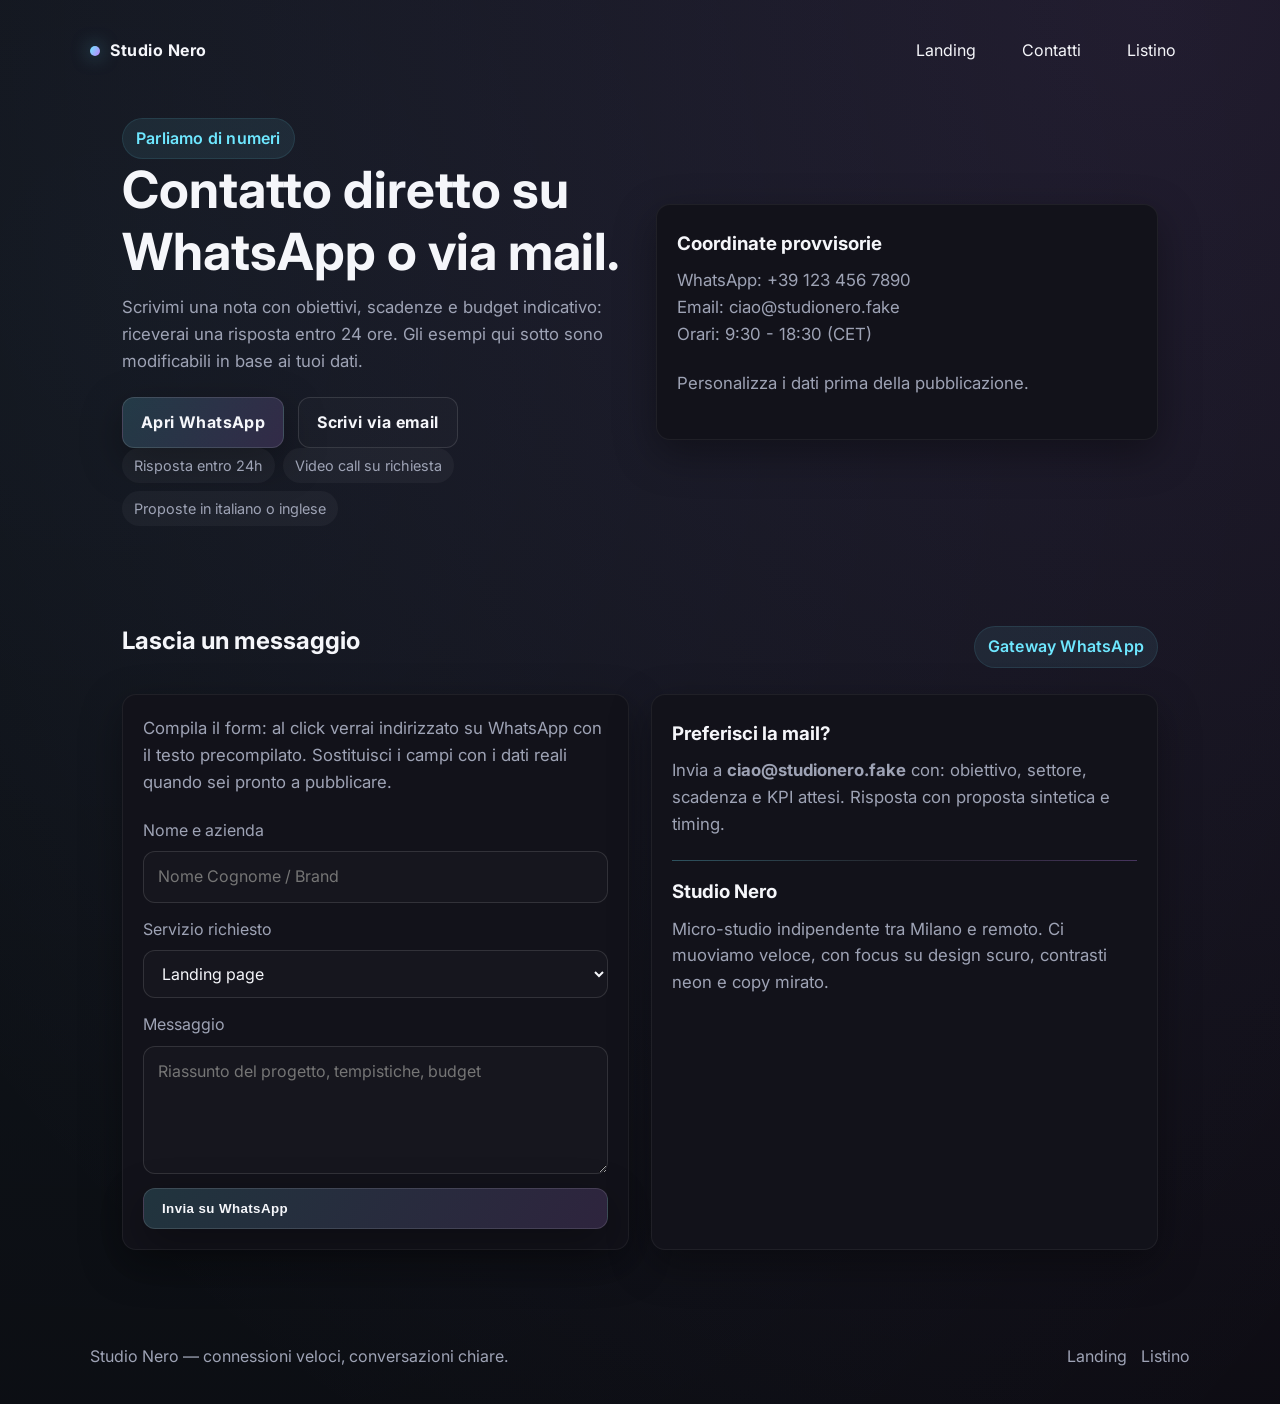
<file: contatti.html>
<!DOCTYPE html>
<html lang="it">
<head>
  <meta charset="UTF-8" />
  <meta name="viewport" content="width=device-width, initial-scale=1.0" />
  <title>Contatti — Studio Nero</title>
  <link rel="preconnect" href="https://fonts.googleapis.com">
  <link rel="preconnect" href="https://fonts.gstatic.com" crossorigin>
  <link href="https://fonts.googleapis.com/css2?family=Inter:wght@400;600;700;800&display=swap" rel="stylesheet">
  <link rel="stylesheet" href="style.css" />
</head>
<body>
  <header>
    <nav>
      <a class="brand" href="index.html" aria-label="Torna alla landing">
        <span class="dot" aria-hidden="true"></span>
        Studio Nero
      </a>
      <ul>
        <li><a href="index.html">Landing</a></li>
        <li><a href="contatti.html" aria-current="page">Contatti</a></li>
        <li><a href="prezzi.html">Listino</a></li>
      </ul>
    </nav>
  </header>

  <main>
    <section class="hero">
      <div class="hero-content">
        <div>
          <span class="badge">Parliamo di numeri</span>
          <h1>Contatto diretto su WhatsApp o via mail.</h1>
          <p class="lead">Scrivimi una nota con obiettivi, scadenze e budget indicativo: riceverai una risposta entro 24 ore. Gli esempi qui sotto sono modificabili in base ai tuoi dati.</p>
          <div class="cta-row">
            <a class="button" href="https://wa.me/391234567890?text=Ciao%20vorrei%20parlare%20del%20nuovo%20progetto">Apri WhatsApp</a>
            <a class="button secondary" href="mailto:ciao@studionero.fake">Scrivi via email</a>
          </div>
          <div class="chips">
            <span class="chip">Risposta entro 24h</span>
            <span class="chip">Video call su richiesta</span>
            <span class="chip">Proposte in italiano o inglese</span>
          </div>
        </div>
        <div class="card">
          <h3>Coordinate provvisorie</h3>
          <p class="lead">WhatsApp: +39 123 456 7890<br/>Email: ciao@studionero.fake<br/>Orari: 9:30 - 18:30 (CET)</p>
          <p class="lead">Personalizza i dati prima della pubblicazione.</p>
        </div>
      </div>
    </section>

    <section class="section" aria-labelledby="form-title">
      <div class="section-title">
        <h2 id="form-title">Lascia un messaggio</h2>
        <span class="badge">Gateway WhatsApp</span>
      </div>
      <div class="card-grid">
        <article class="card">
          <p class="lead">Compila il form: al click verrai indirizzato su WhatsApp con il testo precompilato. Sostituisci i campi con i dati reali quando sei pronto a pubblicare.</p>
          <form id="whatsapp-form" action="https://wa.me/391234567890" method="get">
            <label>
              Nome e azienda
              <input type="text" name="nome" placeholder="Nome Cognome / Brand" required />
            </label>
            <label>
              Servizio richiesto
              <select name="servizio">
                <option>Landing page</option>
                <option>Copywriting</option>
                <option>Branding completo</option>
                <option>Altra richiesta</option>
              </select>
            </label>
            <label>
              Messaggio
              <textarea name="text" rows="4" placeholder="Riassunto del progetto, tempistiche, budget" required></textarea>
            </label>
            <button class="button" type="submit">Invia su WhatsApp</button>
          </form>
        </article>
        <article class="card">
          <h3>Preferisci la mail?</h3>
          <p class="lead">Invia a <strong>ciao@studionero.fake</strong> con: obiettivo, settore, scadenza e KPI attesi. Risposta con proposta sintetica e timing.</p>
          <div class="divider" aria-hidden="true"></div>
          <h3>Studio Nero</h3>
          <p class="lead">Micro-studio indipendente tra Milano e remoto. Ci muoviamo veloce, con focus su design scuro, contrasti neon e copy mirato.</p>
        </article>
      </div>
    </section>
  </main>

  <footer>
    <div class="footer-content">
      <div>Studio Nero — connessioni veloci, conversazioni chiare.</div>
      <div class="footer-nav">
        <a href="index.html">Landing</a>
        <a href="prezzi.html">Listino</a>
      </div>
    </div>
  </footer>

  <script>
    const form = document.getElementById('whatsapp-form');
    form.addEventListener('submit', (event) => {
      event.preventDefault();
      const formData = new FormData(form);
      const nome = formData.get('nome');
      const servizio = formData.get('servizio');
      const messaggio = formData.get('text');
      const testo = encodeURIComponent(`${nome} — ${servizio}\n${messaggio}`);
      const url = `${form.action}?text=${testo}`;
      window.location.href = url;
    });
  </script>
</body>
</html>
</file>
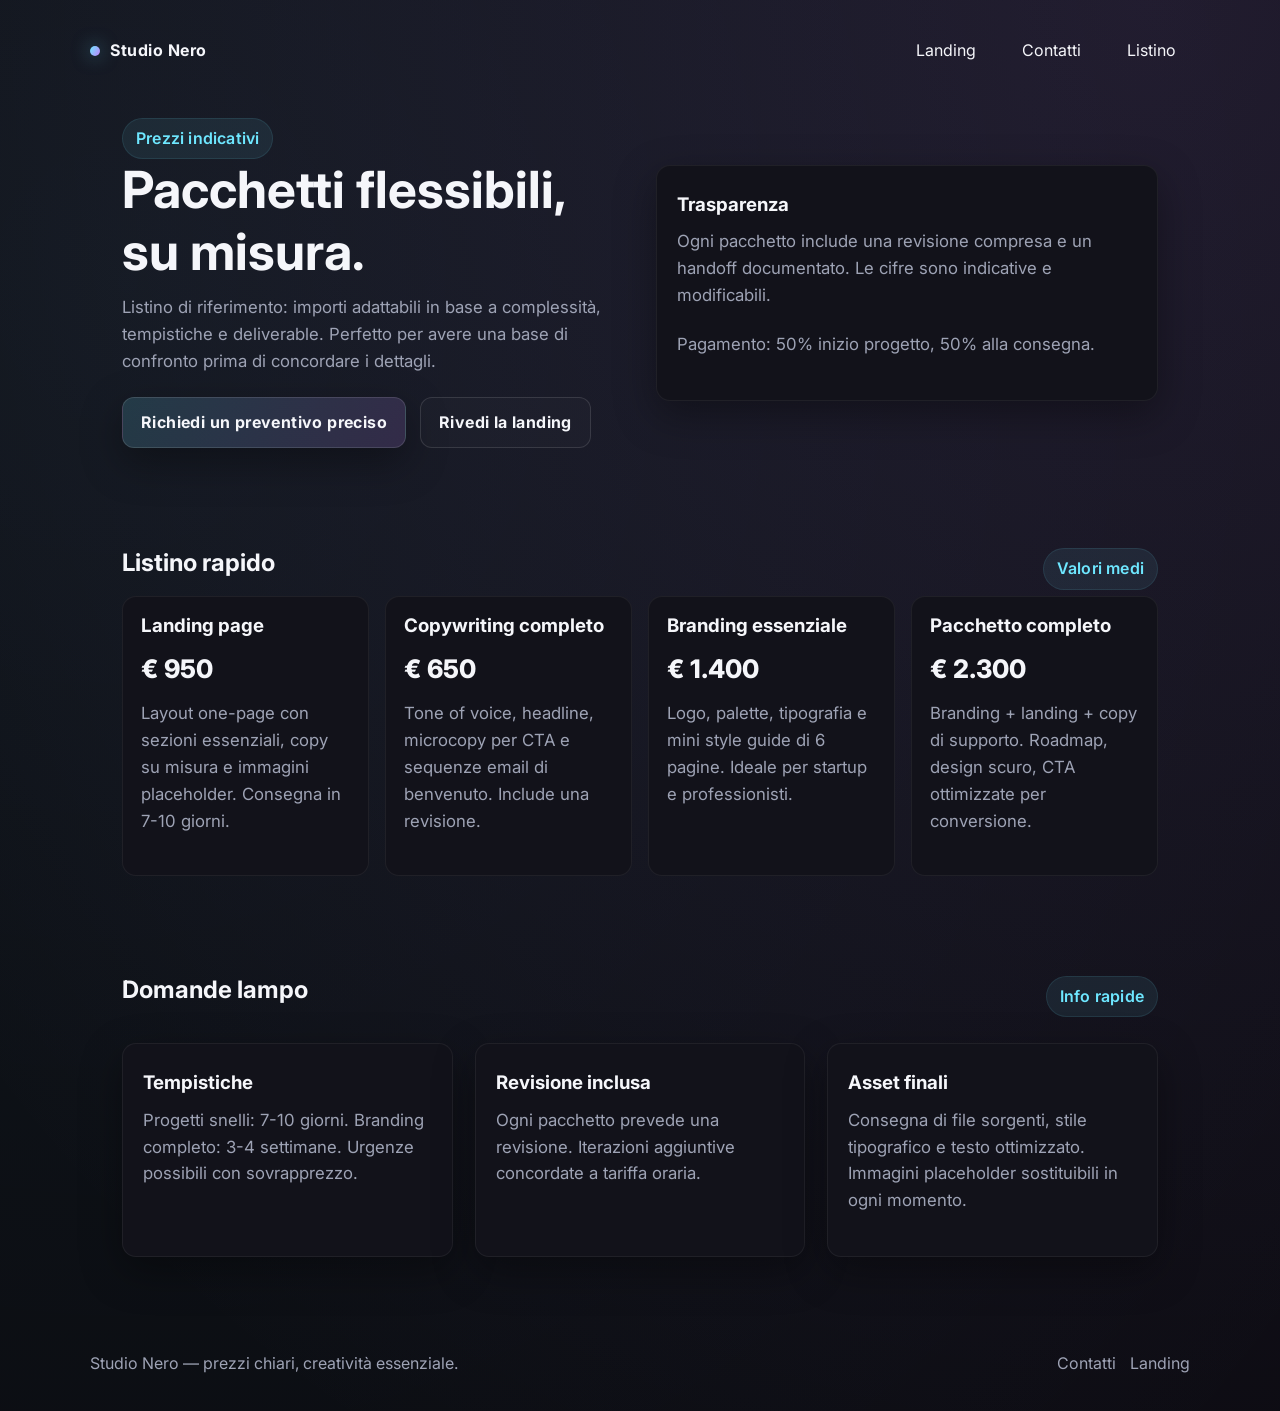
<file: prezzi.html>
<!DOCTYPE html>
<html lang="it">
<head>
  <meta charset="UTF-8" />
  <meta name="viewport" content="width=device-width, initial-scale=1.0" />
  <title>Listino — Studio Nero</title>
  <link rel="preconnect" href="https://fonts.googleapis.com">
  <link rel="preconnect" href="https://fonts.gstatic.com" crossorigin>
  <link href="https://fonts.googleapis.com/css2?family=Inter:wght@400;600;700;800&display=swap" rel="stylesheet">
  <link rel="stylesheet" href="style.css" />
</head>
<body>
  <header>
    <nav>
      <a class="brand" href="index.html" aria-label="Torna alla landing">
        <span class="dot" aria-hidden="true"></span>
        Studio Nero
      </a>
      <ul>
        <li><a href="index.html">Landing</a></li>
        <li><a href="contatti.html">Contatti</a></li>
        <li><a href="prezzi.html" aria-current="page">Listino</a></li>
      </ul>
    </nav>
  </header>

  <main>
    <section class="hero">
      <div class="hero-content">
        <div>
          <span class="badge">Prezzi indicativi</span>
          <h1>Pacchetti flessibili, su misura.</h1>
          <p class="lead">Listino di riferimento: importi adattabili in base a complessità, tempistiche e deliverable. Perfetto per avere una base di confronto prima di concordare i dettagli.</p>
          <div class="cta-row">
            <a class="button" href="contatti.html">Richiedi un preventivo preciso</a>
            <a class="button secondary" href="index.html">Rivedi la landing</a>
          </div>
        </div>
        <div class="card">
          <h3>Trasparenza</h3>
          <p class="lead">Ogni pacchetto include una revisione compresa e un handoff documentato. Le cifre sono indicative e modificabili.</p>
          <p class="lead">Pagamento: 50% inizio progetto, 50% alla consegna.</p>
        </div>
      </div>
    </section>

    <section class="section" aria-labelledby="pricing">
      <div class="section-title">
        <h2 id="pricing">Listino rapido</h2>
        <span class="badge">Valori medi</span>
      </div>
      <div class="listing">
        <article class="listing-item">
          <h3>Landing page</h3>
          <div class="price">
            <span>€</span><span>950</span>
          </div>
          <p class="lead">Layout one-page con sezioni essenziali, copy su misura e immagini placeholder. Consegna in 7-10 giorni.</p>
        </article>
        <article class="listing-item">
          <h3>Copywriting completo</h3>
          <div class="price">
            <span>€</span><span>650</span>
          </div>
          <p class="lead">Tone of voice, headline, microcopy per CTA e sequenze email di benvenuto. Include una revisione.</p>
        </article>
        <article class="listing-item">
          <h3>Branding essenziale</h3>
          <div class="price">
            <span>€</span><span>1.400</span>
          </div>
          <p class="lead">Logo, palette, tipografia e mini style guide di 6 pagine. Ideale per startup e professionisti.</p>
        </article>
        <article class="listing-item">
          <h3>Pacchetto completo</h3>
          <div class="price">
            <span>€</span><span>2.300</span>
          </div>
          <p class="lead">Branding + landing + copy di supporto. Roadmap, design scuro, CTA ottimizzate per conversione.</p>
        </article>
      </div>
    </section>

    <section class="section" aria-labelledby="faq">
      <div class="section-title">
        <h2 id="faq">Domande lampo</h2>
        <span class="badge">Info rapide</span>
      </div>
      <div class="card-grid">
        <article class="card">
          <h3>Tempistiche</h3>
          <p class="lead">Progetti snelli: 7-10 giorni. Branding completo: 3-4 settimane. Urgenze possibili con sovrapprezzo.</p>
        </article>
        <article class="card">
          <h3>Revisione inclusa</h3>
          <p class="lead">Ogni pacchetto prevede una revisione. Iterazioni aggiuntive concordate a tariffa oraria.</p>
        </article>
        <article class="card">
          <h3>Asset finali</h3>
          <p class="lead">Consegna di file sorgenti, stile tipografico e testo ottimizzato. Immagini placeholder sostituibili in ogni momento.</p>
        </article>
      </div>
    </section>
  </main>

  <footer>
    <div class="footer-content">
      <div>Studio Nero — prezzi chiari, creatività essenziale.</div>
      <div class="footer-nav">
        <a href="contatti.html">Contatti</a>
        <a href="index.html">Landing</a>
      </div>
    </div>
  </footer>
</body>
</html>
</file>
<file: style.css>
:root {
  --bg: #0a0a0f;
  --panel: #12121a;
  --muted: #9ea3b5;
  --text: #f5f6fa;
  --accent: #6ee7ff;
  --accent-2: #c084fc;
  --max-width: 1100px;
  --radius: 14px;
  --shadow: 0 14px 40px rgba(0, 0, 0, 0.35);
}

* {
  box-sizing: border-box;
}

body {
  margin: 0;
  min-height: 100vh;
  font-family: "Inter", system-ui, -apple-system, BlinkMacSystemFont, "Segoe UI", sans-serif;
  background: radial-gradient(120% 120% at 10% 20%, rgba(110, 231, 255, 0.06), transparent),
    radial-gradient(120% 120% at 90% 0%, rgba(192, 132, 252, 0.12), transparent),
    var(--bg);
  color: var(--text);
  line-height: 1.6;
  display: flex;
  flex-direction: column;
}

a {
  color: inherit;
  text-decoration: none;
}

a:hover {
  color: var(--accent);
}

header {
  padding: 28px 32px 16px;
}

nav {
  display: flex;
  align-items: center;
  justify-content: space-between;
  max-width: var(--max-width);
  margin: 0 auto;
}

.brand {
  display: inline-flex;
  align-items: center;
  gap: 10px;
  font-weight: 700;
  letter-spacing: 0.5px;
}

.brand .dot {
  width: 10px;
  height: 10px;
  border-radius: 50%;
  background: linear-gradient(120deg, var(--accent), var(--accent-2));
  box-shadow: 0 0 18px rgba(110, 231, 255, 0.5);
}

nav ul {
  list-style: none;
  display: flex;
  gap: 18px;
  padding: 0;
  margin: 0;
}

nav li {
  padding: 10px 14px;
  border-radius: 999px;
  transition: background 0.2s ease, color 0.2s ease;
}

nav li:hover,
nav li:focus-within {
  background: rgba(255, 255, 255, 0.04);
}

main {
  flex: 1;
}

.hero,
.section {
  max-width: var(--max-width);
  margin: 0 auto;
  padding: 28px 32px 72px;
}

.hero-content {
  display: grid;
  gap: 32px;
  align-items: center;
  grid-template-columns: repeat(auto-fit, minmax(280px, 1fr));
}

.badge {
  display: inline-flex;
  align-items: center;
  gap: 8px;
  padding: 8px 14px;
  border-radius: 999px;
  background: rgba(110, 231, 255, 0.08);
  color: var(--accent);
  font-weight: 600;
  letter-spacing: 0.2px;
  box-shadow: inset 0 0 0 1px rgba(110, 231, 255, 0.1);
}

h1,
h2,
h3 {
  margin: 0 0 12px;
  line-height: 1.2;
}

h1 {
  font-size: clamp(2.4rem, 4vw, 3.4rem);
}

p.lead {
  font-size: 1.05rem;
  color: var(--muted);
  margin: 0 0 22px;
}

.cta-row {
  display: flex;
  gap: 14px;
  flex-wrap: wrap;
}

.button {
  display: inline-flex;
  align-items: center;
  gap: 10px;
  padding: 12px 18px;
  border-radius: 12px;
  border: 1px solid rgba(255, 255, 255, 0.12);
  background: linear-gradient(120deg, rgba(110, 231, 255, 0.16), rgba(192, 132, 252, 0.16));
  color: var(--text);
  font-weight: 700;
  letter-spacing: 0.4px;
  cursor: pointer;
  box-shadow: var(--shadow);
  transition: transform 0.2s ease, box-shadow 0.2s ease;
}

.button.secondary {
  background: rgba(255, 255, 255, 0.02);
  box-shadow: none;
}

.button:hover,
.button:focus-visible {
  transform: translateY(-1px);
  box-shadow: 0 18px 40px rgba(0, 0, 0, 0.45);
}

.card-grid {
  display: grid;
  gap: 22px;
  grid-template-columns: repeat(auto-fit, minmax(260px, 1fr));
  margin-top: 26px;
}

.card {
  background: var(--panel);
  border-radius: var(--radius);
  padding: 20px;
  border: 1px solid rgba(255, 255, 255, 0.06);
  box-shadow: var(--shadow);
}

.card h3 {
  margin-top: 8px;
}

.chips {
  display: flex;
  gap: 8px;
  flex-wrap: wrap;
  color: var(--muted);
}

.chip {
  padding: 6px 12px;
  border-radius: 999px;
  background: rgba(255, 255, 255, 0.04);
  font-size: 0.9rem;
}

.image-frame {
  position: relative;
  border-radius: var(--radius);
  overflow: hidden;
  background: linear-gradient(120deg, rgba(110, 231, 255, 0.16), rgba(192, 132, 252, 0.16));
  padding: 8px;
  box-shadow: var(--shadow);
}

.image-frame img {
  width: 100%;
  height: 100%;
  display: block;
  object-fit: cover;
  border-radius: 10px;
}

.section-title {
  display: flex;
  justify-content: space-between;
  align-items: center;
  gap: 14px;
  margin-bottom: 6px;
}

.divider {
  height: 1px;
  background: linear-gradient(90deg, rgba(110, 231, 255, 0.3), rgba(255, 255, 255, 0.08), rgba(192, 132, 252, 0.3));
  margin: 20px 0;
}

.listing {
  display: grid;
  gap: 16px;
  grid-template-columns: repeat(auto-fit, minmax(240px, 1fr));
}

.listing-item {
  background: var(--panel);
  padding: 18px;
  border-radius: var(--radius);
  border: 1px solid rgba(255, 255, 255, 0.06);
}

.price {
  display: inline-flex;
  align-items: baseline;
  gap: 6px;
  font-weight: 800;
  font-size: 1.6rem;
  margin-bottom: 10px;
}

footer {
  padding: 22px 32px 34px;
  color: var(--muted);
}

.footer-content {
  max-width: var(--max-width);
  margin: 0 auto;
  display: flex;
  justify-content: space-between;
  align-items: center;
  gap: 12px;
  flex-wrap: wrap;
}

footer a {
  color: var(--muted);
}

.footer-nav {
  display: flex;
  gap: 14px;
}

form {
  display: grid;
  gap: 14px;
}

label {
  display: flex;
  flex-direction: column;
  gap: 8px;
  color: var(--muted);
}

input,
textarea,
select {
  padding: 12px 14px;
  border-radius: 12px;
  border: 1px solid rgba(255, 255, 255, 0.12);
  background: rgba(255, 255, 255, 0.02);
  color: var(--text);
  font: inherit;
}

input:focus,
textarea:focus,
select:focus {
  outline: 2px solid rgba(110, 231, 255, 0.24);
}

@media (max-width: 700px) {
  header {
    padding: 22px 22px 10px;
  }

  .hero,
  .section,
  footer {
    padding: 22px;
  }

  nav ul {
    gap: 10px;
  }
}
</file>
